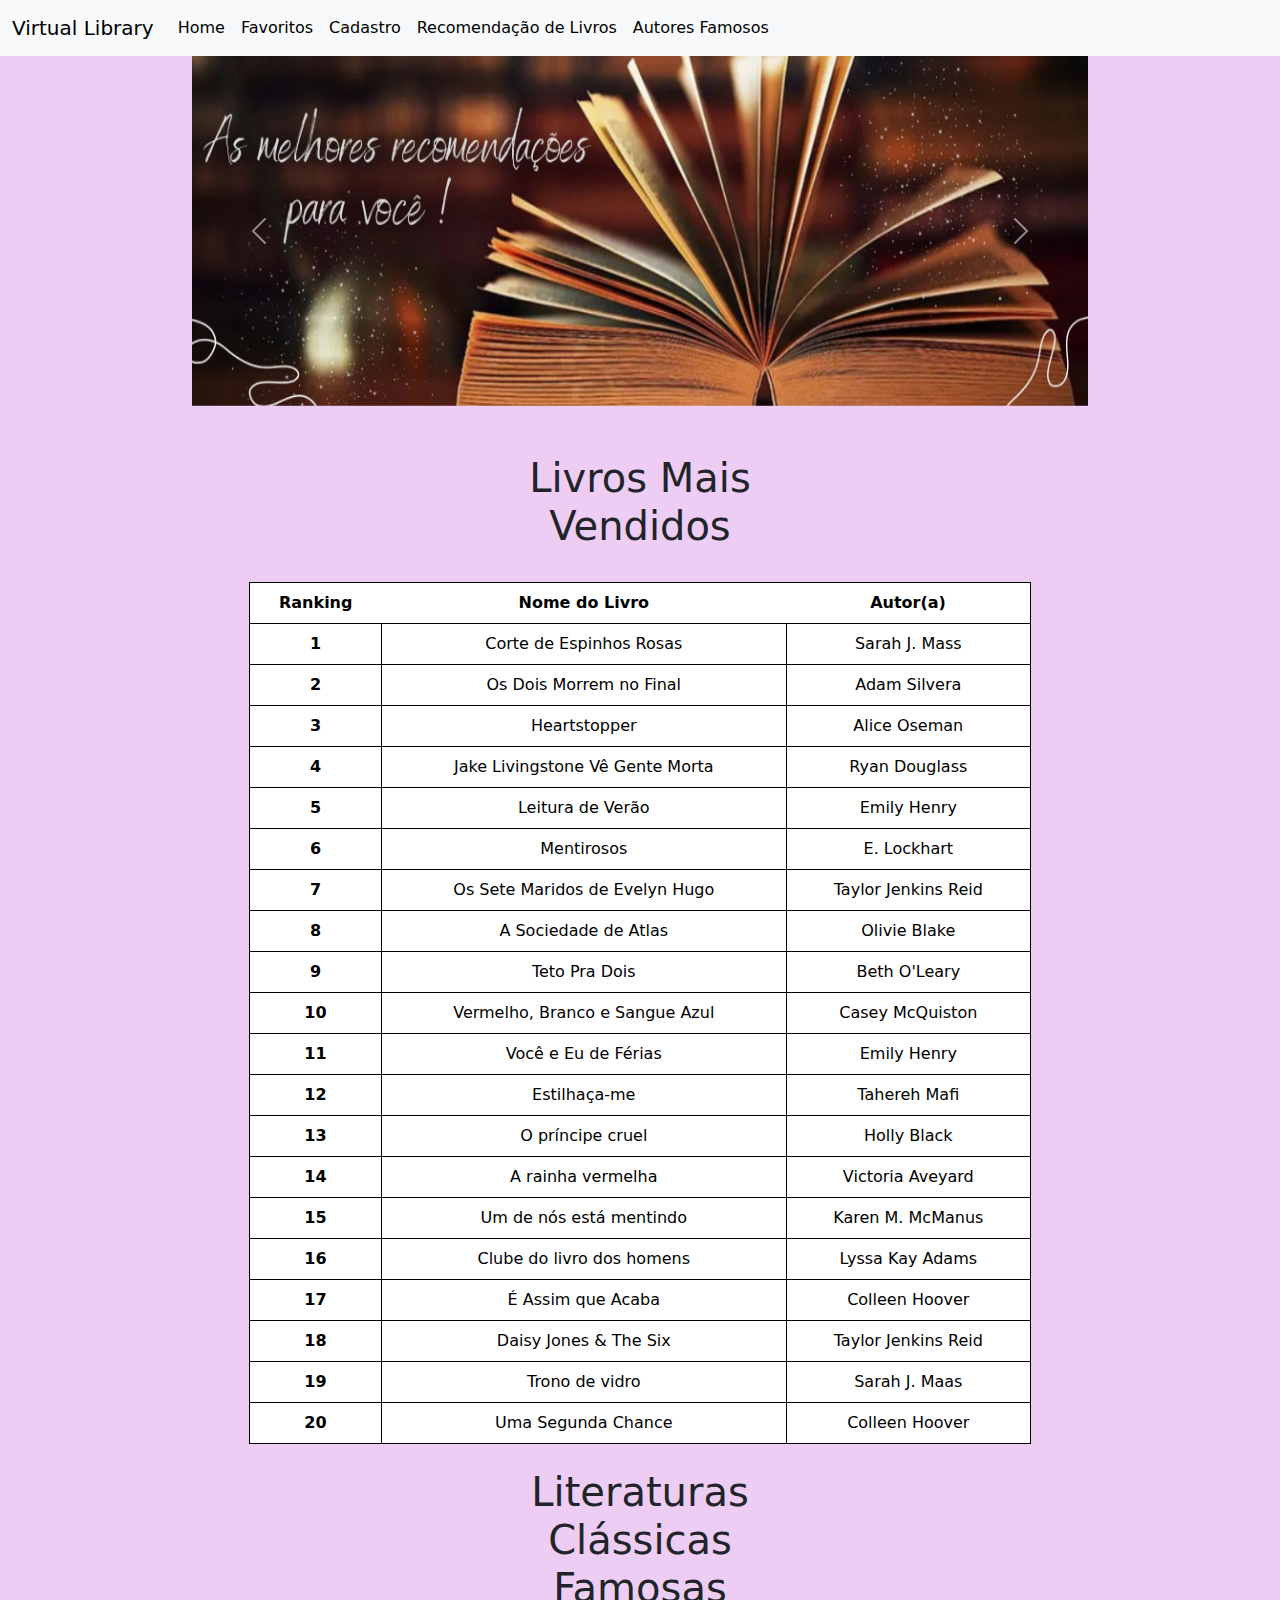
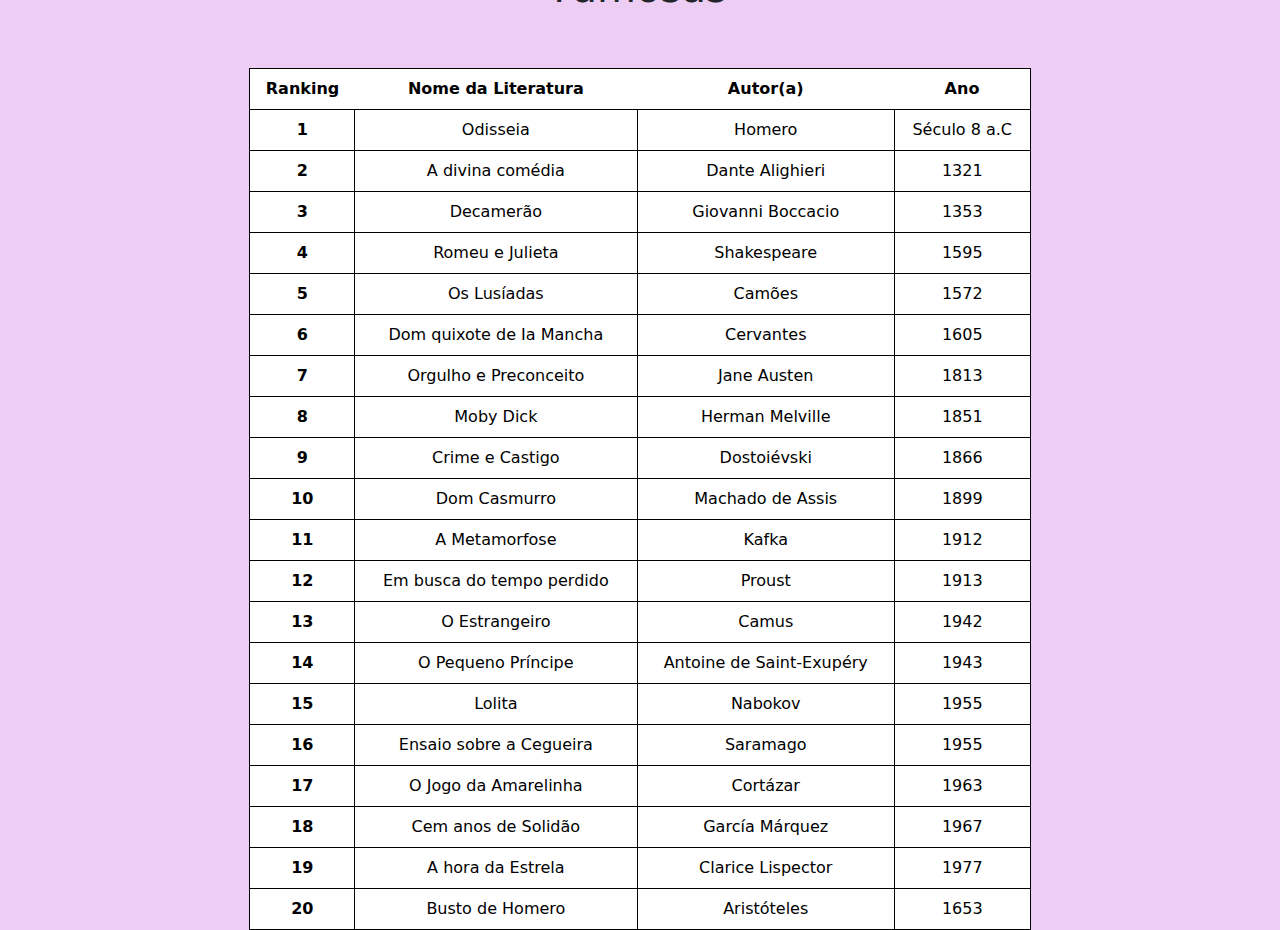
<file: index.html>
<!DOCTYPE html>
<html lang="en">
<head>
    <meta charset="UTF-8">
    <meta name="viewport" content="width=device-width, initial-scale=1.0">
    <title>Document</title>
    <link rel="stylesheet" href="bootstrap-5.3.2-dist/css/bootstrap.min.css">
    <link rel="stylesheet" href="bootstrap-5.3.2-dist/css/bootstrap-grid.min.css">
    <link rel="stylesheet" href="index.css">
    <script src="./bootstrap-5.3.2-dist/js/bootstrap.bundle.min.js"></script>
</head>
<body>
  <nav class="navbar navbar-expand-lg bg-body-tertiary">
    <div class="container-fluid">
      <a class="navbar-brand" href="#">Virtual Library</a>
      <button class="navbar-toggler" type="button" data-bs-toggle="collapse" data-bs-target="#navbarNavAltMarkup" aria-controls="navbarNavAltMarkup" aria-expanded="false" aria-label="Toggle navigation">
        <span class="navbar-toggler-icon"></span>
      </button>
      <div class="collapse navbar-collapse" id="navbarNavAltMarkup">
        <div class="navbar-nav">
          <a class="nav-link active" aria-current="page" href="index.html">Home</a>
          <a class="nav-link active" aria-current="page" href="favoritos.html">Favoritos</a>
          <a class="nav-link active" aria-current="page" href="cadastro.html">Cadastro</a>
          <a class="nav-link active" aria-current="page" href="./recomendacao.html">Recomendação de Livros</a>
          <a class="nav-link active" aria-current="page" href="./autores.html">Autores Famosos</a>
        </div>
      </div>
    </div>
  </nav>
  <div class="row">
    <div class="col-12"></div>
    <div class="col-12"><div style="background-color:  rgb(237, 205, 243);">
      <div id="carouselExampleAutoplaying" class="carousel slide" data-bs-ride="carousel" style="width: 70%; margin: 0 auto;">
        <div class="carousel-inner">
          <div class="carousel-item active">
            <img src="./img/As melhores recomendações-WEB_page-0001.jpg" class="d-block w-100" alt="..." id="img_carousel">
          </div>
          <div class="carousel-item">
            <img src="./img/Os Clássicos-WEB_page-0001.jpg" class="d-block w-100" alt="..." id="img_carousel">
          </div>
          <div class="carousel-item">
            <img src="./img/Ler é crescer em silêncio_page-0001.jpg" class="d-block w-100" alt="..." id="img_carousel">
          </div>
          <div class="carousel-item">
            <img src="./img/A leitura é a chave_page-0001.jpg" class="d-block w-100" alt="..." id="img_carousel">
          </div>
        </div>
        <button class="carousel-control-prev" type="button" data-bs-target="#carouselExampleAutoplaying" data-bs-slide="prev">
          <span class="carousel-control-prev-icon" aria-hidden="true"></span>
          <span class="visually-hidden">Previous</span>
        </button>
        <button class="carousel-control-next" type="button" data-bs-target="#carouselExampleAutoplaying" data-bs-slide="next">
          <span class="carousel-control-next-icon" aria-hidden="true"></span>
          <span class="visually-hidden">Next</span>
        </button>
      </div></div>
    <br>
    <div class="col-12"></div>
  </div>
</div>
  <br>
  <div class="container text-center">
    <div class="row">
      <div class="col-4"></div>
      <div class="col-4"> <h1 class="text-center">Livros Mais Vendidos</h1></div>
      <br>
      <div class="col-4"></div>
    </div>
  </div>
  <br>
  <div class="container text-center">
    <div class="row">
      <div class="col-12"></div>
      <div class="col-12"> <table class="table" style="width: 70%; margin: 0 auto;">
        <thead>
          <tr>
            <th scope="col">Ranking</th>
            <th scope="col">Nome do Livro</th>
            <th scope="col">Autor(a)</th>
          </tr>
        </thead>
        <tbody>
          <tr>
            <th scope="row">1</th>
            <td>Corte de Espinhos Rosas</td>
            <td>Sarah J. Mass</td>
          </tr>
          <tr>
            <th scope="row">2</th>
            <td>Os Dois Morrem no Final</td>
            <td>Adam Silvera</td>
          </tr>
          <tr>
            <th scope="row">3</th>
            <td>Heartstopper</td>
            <td>Alice Oseman</td>
          </tr>
          <tr>
            <th scope="row">4</th>
            <td>Jake Livingstone Vê Gente Morta</td>
            <td>Ryan Douglass</td>
          </tr><tr>
            <th scope="row">5</th>
            <td>Leitura de Verão</td>
            <td>Emily Henry</td>
          </tr><tr>
            <th scope="row">6</th>
            <td>Mentirosos</td>
            <td>E. Lockhart</td>
          </tr><tr>
            <th scope="row">7</th>
            <td>Os Sete Maridos de Evelyn Hugo</td>
            <td>Taylor Jenkins Reid</td>
          </tr><tr>
            <th scope="row">8</th>
            <td>A Sociedade de Atlas</td>
            <td>Olivie Blake</td>
          </tr><tr>
            <th scope="row">9</th>
            <td>Teto Pra Dois</td>
            <td>Beth O'Leary</td>
          </tr><tr>
            <th scope="row">10</th>
            <td>Vermelho, Branco e Sangue Azul</td>
            <td>Casey McQuiston</td>
          </tr><tr>
            <th scope="row">11</th>
            <td>Você e Eu de Férias</td>
            <td>Emily Henry</td>
          </tr><tr>
            <th scope="row">12</th>
            <td>Estilhaça-me</td>
            <td>Tahereh Mafi</td>
          </tr><tr>
            <th scope="row">13</th>
            <td>O príncipe cruel</td>
            <td>Holly Black</td>
          </tr><tr>
            <th scope="row">14</th>
            <td>A rainha vermelha</td>
            <td>Victoria Aveyard</td>
          </tr><tr>
            <th scope="row">15</th>
            <td>Um de nós está mentindo</td>
            <td>Karen M. McManus</td>
          </tr><tr>
            <th scope="row">16</th>
            <td>Clube do livro dos homens</td>
            <td>Lyssa Kay Adams</td>
          </tr><tr>
            <th scope="row">17</th>
            <td>É Assim que Acaba</td>
            <td>Colleen Hoover</td>
          </tr><tr>
            <th scope="row">18</th>
            <td>Daisy Jones & The Six</td>
            <td>Taylor Jenkins Reid</td>
          </tr><tr>
            <th scope="row">19</th>
            <td>Trono de vidro</td>
            <td>Sarah J. Maas</td>
          </tr><tr>
            <th scope="row">20</th>
            <td>Uma Segunda Chance</td>
            <td>Colleen Hoover</td>
          </tr>
        </tbody>
      </table></div>
      <br>
      <div class="col-12"></div>
    </div>
  </div>
  <br>
  <div class="container text-center">
    <div class="row">
      <div class="col-4"></div>
      <div class="col-4"><h1 class="text-center">Literaturas Clássicas Famosas</h1></div>
      <br>
      <div class="col-4"></div>
    </div>
  </div>
  <br>
  <div class="container text-center">
    <div class="row">
      <div class="col-12"></div>
      <div class="col-12"><table class="table" style="width: 70%; margin: 0 auto;">
        <thead>
          <tr>
            <th scope="col">Ranking</th>
            <th scope="col">Nome da Literatura</th>
            <th scope="col">Autor(a)</th>
            <th scope="col">Ano</th>
          </tr>
        </thead>
        <tbody>
          <tr>
            <th scope="row">1</th>
            <td>Odisseia</td>
            <td>Homero</td>
            <td>Século 8 a.C</td>
          </tr>
          <tr>
            <th scope="row">2</th>
            <td>A divina comédia</td>
            <td>Dante Alighieri</td>
            <td>1321</td>
          </tr>
          <tr>
            <th scope="row">3</th>
            <td>Decamerão</td>
            <td>Giovanni Boccacio</td>
            <td>1353</td>
          </tr>
          <tr>
            <th scope="row">4</th>
            <td>Romeu e Julieta</td>
            <td>Shakespeare</td>
            <td>1595</td>
          </tr>
          <tr>
            <th scope="row">5</th>
            <td>Os Lusíadas</td>
            <td>Camões</td>
            <td>1572</td>
          </tr>
          <tr>
            <th scope="row">6</th>
            <td>Dom quixote de Ia Mancha</td>
            <td>Cervantes</td>
            <td>1605</td>
          </tr>
          <tr>
            <th scope="row">7</th>
            <td>Orgulho e Preconceito</td>
            <td>Jane Austen</td>
            <td>1813</td>
          </tr>
          <tr>
            <th scope="row">8</th>
            <td>Moby Dick</td>
            <td>Herman Melville</td>
            <td>1851</td>
          </tr>
          <tr>
            <th scope="row">9</th>
            <td>Crime e Castigo</td>
            <td>Dostoiévski</td>
            <td>1866</td>
          </tr>
          <tr>
            <th scope="row">10</th>
            <td>Dom Casmurro</td>
            <td>Machado de Assis</td>
            <td>1899</td>
          </tr>
          <tr>
            <th scope="row">11</th>
            <td>A Metamorfose</td>
            <td>Kafka</td>
            <td>1912</td>
          </tr>
          <tr>
            <th scope="row">12</th>
            <td>Em busca do tempo perdido</td>
            <td>Proust</td>
            <td>1913</td>
          </tr>
          <tr>
            <th scope="row">13</th>
            <td>O Estrangeiro</td>
            <td>Camus</td>
            <td>1942</td>
          </tr>
          <tr>
            <th scope="row">14</th>
            <td>O Pequeno Príncipe</td>
            <td>Antoine de Saint-Exupéry</td>
            <td>1943</td>
          </tr>
          <tr>
            <th scope="row">15</th>
            <td>Lolita</td>
            <td>Nabokov</td>
            <td>1955</td>
          </tr>
          <tr>
            <th scope="row">16</th>
            <td>Ensaio sobre a Cegueira</td>
            <td>Saramago</td>
            <td>1955</td>
          </tr>
          <tr>
            <th scope="row">17</th>
            <td>O Jogo da Amarelinha</td>
            <td>Cortázar</td>
            <td>1963</td>
          </tr>
          <tr>
            <th scope="row">18</th>
            <td>Cem anos de Solidão</td>
            <td>García Márquez</td>
            <td>1967</td>
          </tr>
          <tr>
            <th scope="row">19</th>
            <td>A hora da Estrela</td>
            <td>Clarice Lispector</td>
            <td>1977</td>
          </tr>
          <tr>
            <th scope="row">20</th>
            <td>Busto de Homero</td>
            <td>Aristóteles</td>
            <td>1653</td>
          </tr>
        </div></div>
      <br>
      <div class="col-12"></div>
    </div>
  </div>
  </body>
</html>
</file>
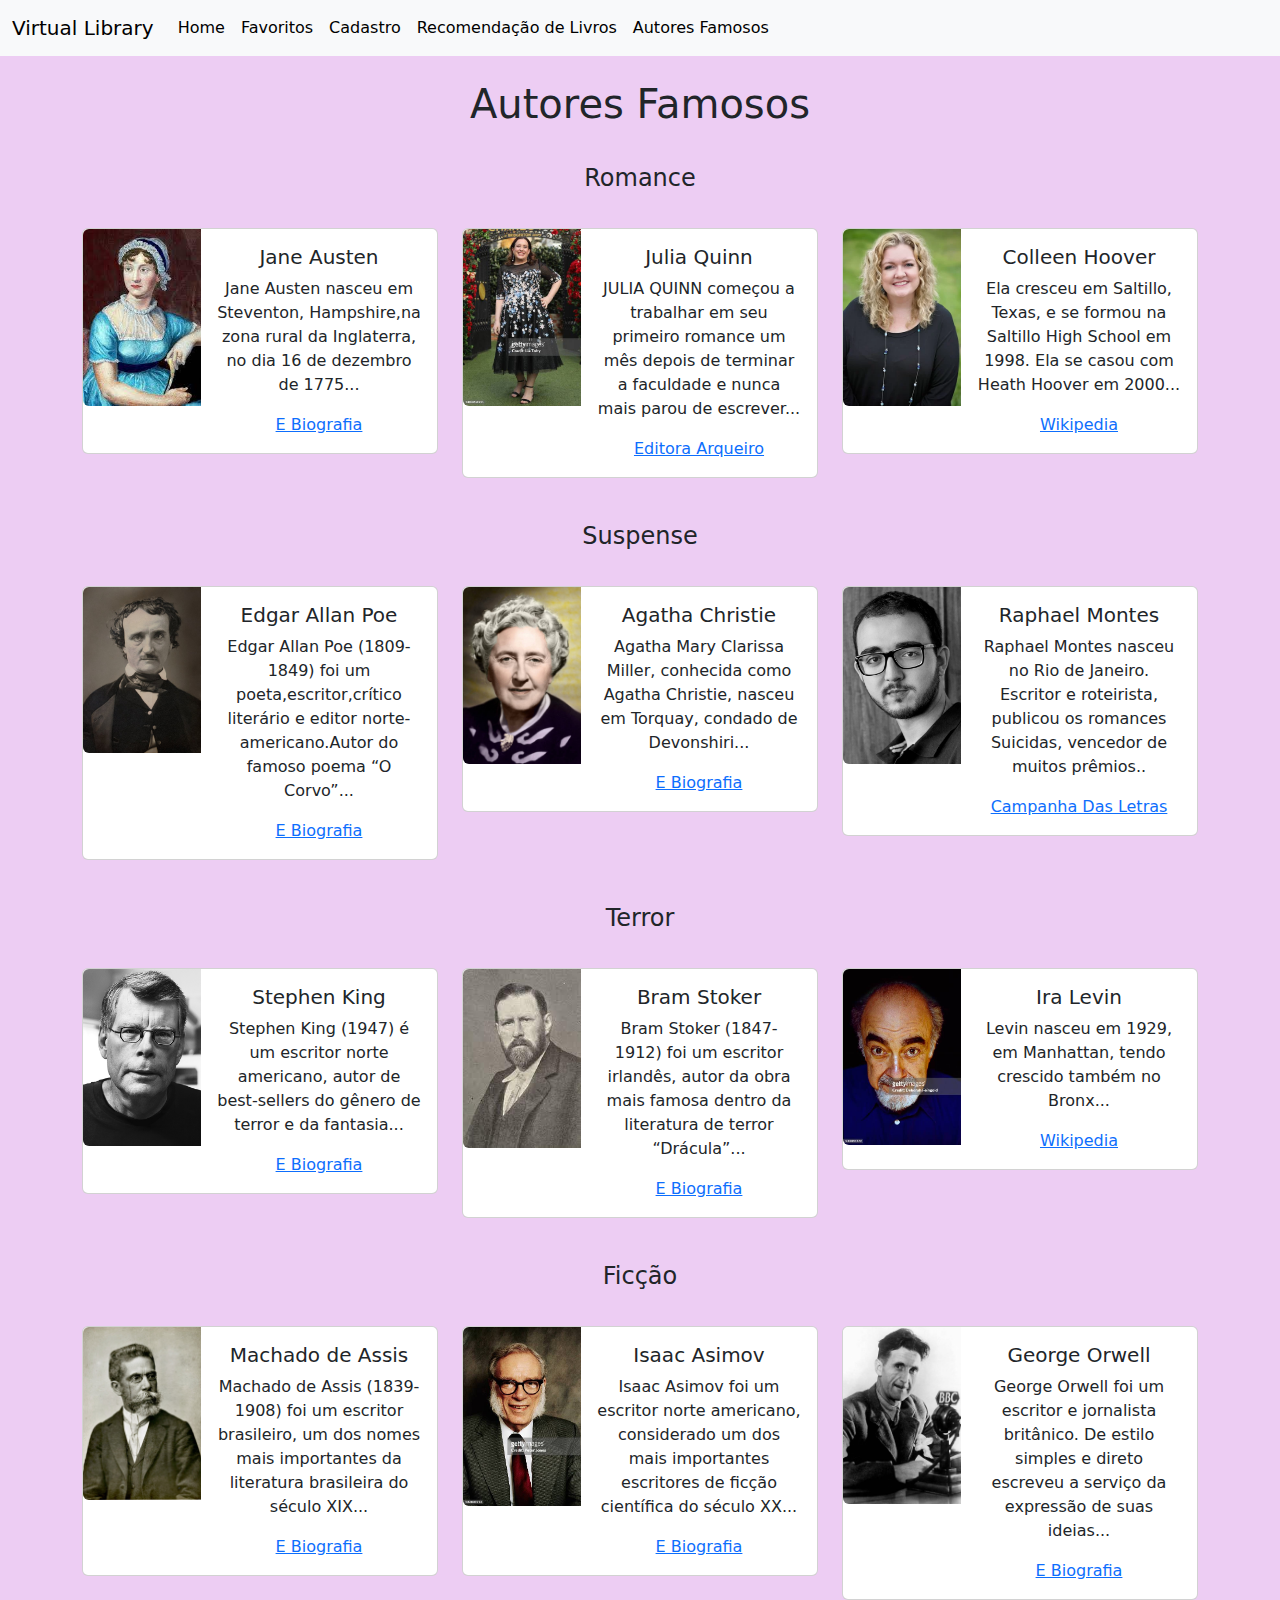
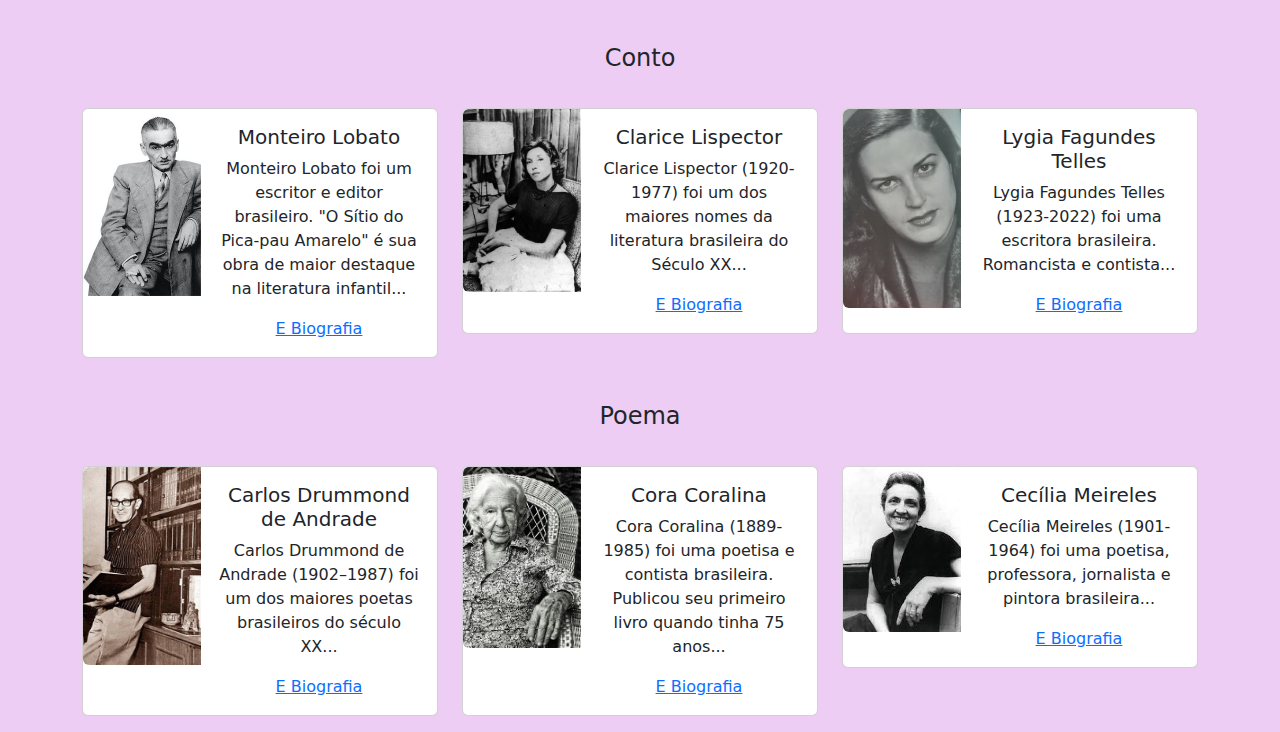
<file: autores.html>
<!DOCTYPE html>
<html lang="en">
<head>
    <meta charset="UTF-8">
    <meta http-equiv="X-UA-Compatible" content="IE=edge">
    <meta name="viewport" content="width=device-width, initial-scale=1.0">
    <link rel="stylesheet" href="./bootstrap-5.3.2-dist/css/bootstrap.min.css">
    <link rel="stylesheet" href="index.css">
    <title>Document</title>
</head>
<body>
    <nav class="navbar navbar-expand-lg bg-body-tertiary">
        <div class="container-fluid">
          <a class="navbar-brand" href="#">Virtual Library</a>
          <button class="navbar-toggler" type="button" data-bs-toggle="collapse" data-bs-target="#navbarNavAltMarkup" aria-controls="navbarNavAltMarkup" aria-expanded="false" aria-label="Toggle navigation">
            <span class="navbar-toggler-icon"></span>
          </button>
          <div class="collapse navbar-collapse" id="navbarNavAltMarkup">
            <div class="navbar-nav">
              <a class="nav-link active" aria-current="page" href="index.html">Home</a>
              <a class="nav-link active" aria-current="page" href="favoritos.html">Favoritos</a>
              <a class="nav-link active" aria-current="page" href="cadastro.html">Cadastro</a>
              <a class="nav-link active" aria-current="page" href="./recomendacao.html">Recomendação de Livros</a>

              <a class="nav-link active" aria-current="page" href="./autores.html">Autores Famosos</a>
            </div>
          </div>
        </div>
      </nav>
      <div style="background-color:  rgb(237, 205, 243);">
      <br>
      <div class="container text-center">
        <div class="row">
          <div class="col-4"></div>
          <div class="col-4"><h1 class="text-center">Autores Famosos</h1></div>
          <br>
          <div class="col-4"></div>
        </div>
      </div>
      <br>
      <div class="container text-center">
        <div class="row">
          <div class="col-4"></div>
          <div class="col-4"><legend class="text-center">Romance</legend></div>
          <br>
          <div class="col-4"></div>
        </div>
      </div>
      <br>
      <div class="container text-center">
        <div class="row">
          <div class="col">
            <div class="card mb-3">
              <div class="row g-0">
                <div class="col-md-4">
                  <img src="./img/images (3).jpg" class="img-fluid rounded-start" alt="..." width="4000%" height="50%">
                </div>
                <div class="col-md-8">
                  <div class="card-body">
                    <h5 class="card-title">Jane Austen</h5>
                    <p class="card-text">Jane Austen nasceu em Steventon, Hampshire,na zona rural da Inglaterra, no dia 16 de dezembro de 1775...</p>
                    <a href="https://www.ebiografia.com/jane_austen/">E Biografia</a>
                  </div>
                </div>
              </div>
            </div>
          </div>
          <div class="col">
            <div class="card mb-3">
              <div class="row g-0">
                <div class="col-md-4">
                  <img src="./img/gettyimages-1483906511-612x612.jpg" class="img-fluid rounded-start" alt="..." width="4000%" height="50%">
                </div>
                <div class="col-md-8">
                  <div class="card-body">
                    <h5 class="card-title">Julia Quinn</h5>
                    <p class="card-text">JULIA QUINN começou a trabalhar em seu primeiro romance um mês depois de terminar a faculdade e nunca mais parou de escrever...</p> 
                    <a href="https://www.editoraarqueiro.com.br/autores/julia-quinn">Editora Arqueiro</a>         
                  </div>
                </div>
              </div>
            </div>
          </div>
          <div class="col">
            <div class="card mb-3">
              <div class="row g-0">
                <div class="col-md-4">
                  <img src="./img/Colleen-Hoover-author-photo-credit-Celia-Ridley-Photography.webp" class="img-fluid rounded-start" alt="..." width="4000%" height="50%">
                </div>
                <div class="col-md-8">
                  <div class="card-body">
                    <h5 class="card-title">Colleen Hoover</h5>
                    <p class="card-text">Ela cresceu em Saltillo, Texas, e se formou na Saltillo High School em 1998. Ela se casou com Heath Hoover em 2000...</p>
                    <a href="https://pt.wikipedia.org/wiki/Colleen_Hoover#:~:text=Ela%20cresceu%20em%20Saltillo%2C%20Texas,iniciar%20sua%20carreira%20como%20autora.">Wikipedia</a>
                  </div>
                </div>
              </div>
            </div>
          </div>
        </div>
      </div>
      <br>
      <div class="container text-center">
        <div class="row">
          <div class="col-4"></div>
          <div class="col-4"><legend class="text-center">Suspense</legend></div>
          <br>
          <div class="col-4"></div>
        </div>
      </div>
      <br>
      <div class="container text-center">
        <div class="row">
          <div class="col">
            <div class="card mb-3">
              <div class="row g-0">
                <div class="col-md-4">
                  <img src="./img/Edgar_Allan_Poe,_circa_1849,_restored,_squared_off.jpg" class="img-fluid rounded-start" alt="..." width="4000%" height="50%">
                </div>
                <div class="col-md-8">
                  <div class="card-body">
                    <h5 class="card-title">Edgar Allan Poe</h5>
                    <p class="card-text">Edgar Allan Poe (1809-1849) foi um poeta,escritor,crítico literário e editor norte-americano.Autor do famoso poema “O Corvo”...</p>
                    <a href="https://www.ebiografia.com/edgar_allan_poe/">E Biografia</a>
                  </div>
                </div>
              </div>
            </div>
          </div>
          <div class="col">
            <div class="card mb-3">
              <div class="row g-0">
                <div class="col-md-4">
                  <img src="./img/15770610105e000a9231849_1577061010_2x3_md.jpg" class="img-fluid rounded-start" alt="..." width="4000%" height="50%">
                </div>
                <div class="col-md-8">
                  <div class="card-body">
                    <h5 class="card-title">Agatha Christie</h5>
                    <p class="card-text">Agatha Mary Clarissa Miller, conhecida como Agatha Christie, nasceu em Torquay, condado de Devonshiri...</p>
                    <a href="https://www.ebiografia.com/agatha_christie/">E Biografia</a>
                  </div>
                </div>
              </div>
            </div>
          </div>
          <div class="col">
            <div class="card mb-3">
              <div class="row g-0">
                <div class="col-md-4">
                  <img src="./img/03686_gg.jpg" class="img-fluid rounded-start" alt="..." width="4000%" height="50%">
                </div>
                <div class="col-md-8">
                  <div class="card-body">
                    <h5 class="card-title">Raphael Montes</h5>
                    <p class="card-text">Raphael Montes nasceu no Rio de Janeiro. Escritor e roteirista, publicou os romances Suicidas, vencedor de muitos prêmios..</p>
                    <a href="https://www.companhiadasletras.com.br/colaborador/03686/raphael-montes">Campanha Das Letras</a>
                  </div>
                </div>
              </div>
            </div>
          </div>
        </div>
      </div>
      <br>
      <div class="container text-center">
        <div class="row">
          <div class="col-4"></div>
          <div class="col-4"><legend class="text-center">Terror</legend></div>
          <br>
          <div class="col-4"></div>
        </div>
      </div>
      <br>
      <div class="container text-center">
        <div class="row">
          <div class="col">
            <div class="card mb-3">
              <div class="row g-0">
                <div class="col-md-4">
                  <img src="./img/04474_gg.jpg" class="img-fluid rounded-start" alt="..." width="4000%" height="50%">
                </div>
                <div class="col-md-8">
                  <div class="card-body">
                    <h5 class="card-title">Stephen King</h5>
                    <p class="card-text">Stephen King (1947) é um escritor norte americano, autor de best-sellers do gênero de terror e da fantasia...</p>
                    <a href="https://www.ebiografia.com/stephen_king/">E Biografia</a>
                  </div>
                </div>
              </div>
            </div>
          </div>
          <div class="col">
            <div class="card mb-3">
              <div class="row g-0">
                <div class="col-md-4">
                  <img src="./img/images (2).jpg" class="img-fluid rounded-start" alt="..." width="4000%" height="50%">
                </div>
                <div class="col-md-8">
                  <div class="card-body">
                    <h5 class="card-title">Bram Stoker</h5>
                    <p class="card-text">Bram Stoker (1847-1912) foi um escritor irlandês, autor da obra mais famosa dentro da literatura de terror “Drácula”...</p>
                    <a href="https://www.ebiografia.com/bram_stoker/">E Biografia</a>
                  </div>
                </div>
              </div>
            </div>
          </div>
          <div class="col">
            <div class="card mb-3">
              <div class="row g-0">
                <div class="col-md-4">
                  <img src="./img/gettyimages-533085272-612x612.jpg" class="img-fluid rounded-start" alt="..." width="4000%" height="50%">
                </div>
                <div class="col-md-8">
                  <div class="card-body">
                    <h5 class="card-title">Ira Levin</h5>
                    <p class="card-text">Levin nasceu em 1929, em Manhattan, tendo crescido também no Bronx...</p>
                    <a href="https://pt.wikipedia.org/wiki/Ira_Levin">Wikipedia</a>
                  </div>
                </div>
              </div>
            </div>
          </div>
        </div>
      </div>
      <br>
      <div class="container text-center">
        <div class="row">
          <div class="col-4"></div>
          <div class="col-4"><legend class="text-center">Ficção</legend></div>
          <br>
          <div class="col-4"></div>
        </div>
      </div>
      <br>
      <div class="container text-center">
        <div class="row">
          <div class="col">
            <div class="card mb-3">
              <div class="row g-0">
                <div class="col-md-4">
                  <img src="./img/4081568ddce4604c5e6938f8e40c0aad-gpLarge.jpg" class="img-fluid rounded-start" alt="..." width="4000%" height="50%">
                </div>
                <div class="col-md-8">
                  <div class="card-body">
                    <h5 class="card-title">Machado de Assis</h5>
                    <p class="card-text">Machado de Assis (1839-1908) foi um escritor brasileiro, um dos nomes mais importantes da literatura brasileira do século XIX...</p>
                    <a href="https://www.ebiografia.com/machado_assis/">E Biografia</a>
                  </div>
                </div>
              </div>
            </div>
          </div>
          <div class="col">
            <div class="card mb-3">
              <div class="row g-0">
                <div class="col-md-4">
                  <img src="./img/gettyimages-582801914-612x612.jpg" class="img-fluid rounded-start" alt="..." width="4000%" height="50%">
                </div>
                <div class="col-md-8">
                  <div class="card-body">
                    <h5 class="card-title">Isaac Asimov</h5>
                    <p class="card-text">Isaac Asimov foi um escritor norte americano, considerado um dos mais importantes escritores de ficção científica do século XX...</p>
                    <a href="https://www.ebiografia.com/isaac_asimov/">E Biografia</a>
                  </div>
                </div>
              </div>
            </div>
          </div>
          <div class="col">
            <div class="card mb-3">
              <div class="row g-0">
                <div class="col-md-4">
                  <img src="./img/15980381975f4020b5957fe_1598038197_2x3_md.jpg" class="img-fluid rounded-start" alt="..." width="4000%" height="50%">
                </div>
                <div class="col-md-8">
                  <div class="card-body">
                    <h5 class="card-title">George Orwell</h5>
                    <p class="card-text">George Orwell foi um escritor e jornalista britânico. De estilo simples e direto escreveu a serviço da expressão de suas ideias...</p>
                    <a href="https://www.ebiografia.com/george_orwell/">E Biografia</a>
                  </div>
                </div>
              </div>
            </div>
          </div>
        </div>
      </div>
      <br>
      <div class="container text-center">
        <div class="row">
          <div class="col-4"></div>
          <div class="col-4"><legend class="text-center">Conto</legend></div>
          <br>
          <div class="col-4"></div>
        </div>
      </div>
      <br>
      <div class="container text-center">
        <div class="row">
          <div class="col">
            <div class="card mb-3">
              <div class="row g-0">
                <div class="col-md-4">
                  <img src="./img/8f760dd0412b3a3bddebd5b4e3d9d584--scene.jpg" class="img-fluid rounded-start" alt="..."  width="4000%" height="50%">
                </div>
                <div class="col-md-8">
                  <div class="card-body">
                    <h5 class="card-title">Monteiro Lobato</h5>
                    <p class="card-text">Monteiro Lobato foi um escritor e editor brasileiro. "O Sítio do Pica-pau Amarelo" é sua obra de maior destaque na literatura infantil...</p>
                    <a href="https://www.ebiografia.com/monteiro_lobato/">E Biografia</a>
                  </div>
                </div>
              </div>
            </div>
          </div>
          <div class="col">
            <div class="card mb-3">
              <div class="row g-0">
                <div class="col-md-4">
                  <img src="./img/1443803553191.avif" class="img-fluid rounded-start" alt="..."  width="4000%" height="50%">
                </div>
                <div class="col-md-8">
                  <div class="card-body">
                    <h5 class="card-title">Clarice Lispector</h5>
                    <p class="card-text">Clarice Lispector (1920-1977) foi um dos maiores nomes da literatura brasileira do Século XX...</p>
                    <a href="https://www.ebiografia.com/clarice_lispector/">E Biografia</a>
                  </div>
                </div>
              </div>
            </div>
          </div>
          <div class="col">
            <div class="card mb-3">
              <div class="row g-0">
                <div class="col-md-4">
                  <img src="./img/60fe87_0f3fb0ca577c4ba9b0de828a17b2eec8~mv2.webp" class="img-fluid rounded-start" alt="..."  width="4000%" height="50%">
                </div>
                <div class="col-md-8">
                  <div class="card-body">
                    <h5 class="card-title">Lygia Fagundes Telles</h5>
                    <p class="card-text">Lygia Fagundes Telles (1923-2022) foi uma escritora brasileira. Romancista e contista...</p>
                    <a href="https://www.ebiografia.com/lygia_fagundes_telles/">E Biografia</a>
                  </div>
                </div>
              </div>
            </div>
          </div>
        </div>
      </div>
      <br>
      <div class="container text-center">
        <div class="row">
          <div class="col-4"></div>
          <div class="col-4"><legend class="text-center">Poema</legend></div>
          <br>
          <div class="col-4"></div>
        </div>
      </div>
      <br>
      <div class="container text-center">
        <div class="row">
          <div class="col">
            <div class="card mb-3">
              <div class="row g-0">
                <div class="col-md-4">
                  <img src="./img/carlos-drummond-andrade.webp" class="img-fluid rounded-start" alt="..."  width="4000%" height="50%">
                </div>
                <div class="col-md-8">
                  <div class="card-body">
                    <h5 class="card-title">Carlos Drummond de Andrade</h5>
                    <p class="card-text">Carlos Drummond de Andrade (1902–1987) foi um dos maiores poetas brasileiros do século XX...</p>
                    <a href="https://www.ebiografia.com/carlos_drummond/">E Biografia</a>
                  </div>
                </div>
              </div>
            </div>
          </div>
          <div class="col">
            <div class="card mb-3">
              <div class="row g-0">
                <div class="col-md-4">
                  <img src="./img/6ae800e597df7a4a2c4d0449df873863.jpg" class="img-fluid rounded-start" alt="..."  width="4000%" height="50%">
                </div>
                <div class="col-md-8">
                  <div class="card-body">
                    <h5 class="card-title">Cora Coralina </h5>
                    <p class="card-text">Cora Coralina (1889-1985) foi uma poetisa e contista brasileira. Publicou seu primeiro livro quando tinha 75 anos...</p>
                    <a href="https://www.ebiografia.com/cora_coralina/">E Biografia</a>
                  </div>
                </div>
              </div>
            </div>
          </div>
          <div class="col">
            <div class="card mb-3">
              <div class="row g-0">
                <div class="col-md-4">
                  <img src="./img/download (1).jpg" class="img-fluid rounded-start" alt="..."  width="4000%" height="50%">
                </div>
                <div class="col-md-8">
                  <div class="card-body">
                    <h5 class="card-title">Cecília Meireles</h5>
                    <p class="card-text">Cecília Meireles (1901-1964) foi uma poetisa, professora, jornalista e pintora brasileira...</p>
                    <a href="https://www.ebiografia.com/cecilia_meireles/">E Biografia</a>
                  </div>
                </div>
              </div>
            </div>
          </div>
        </div>
      </div>
    </div>
</body>
</html>
</file>
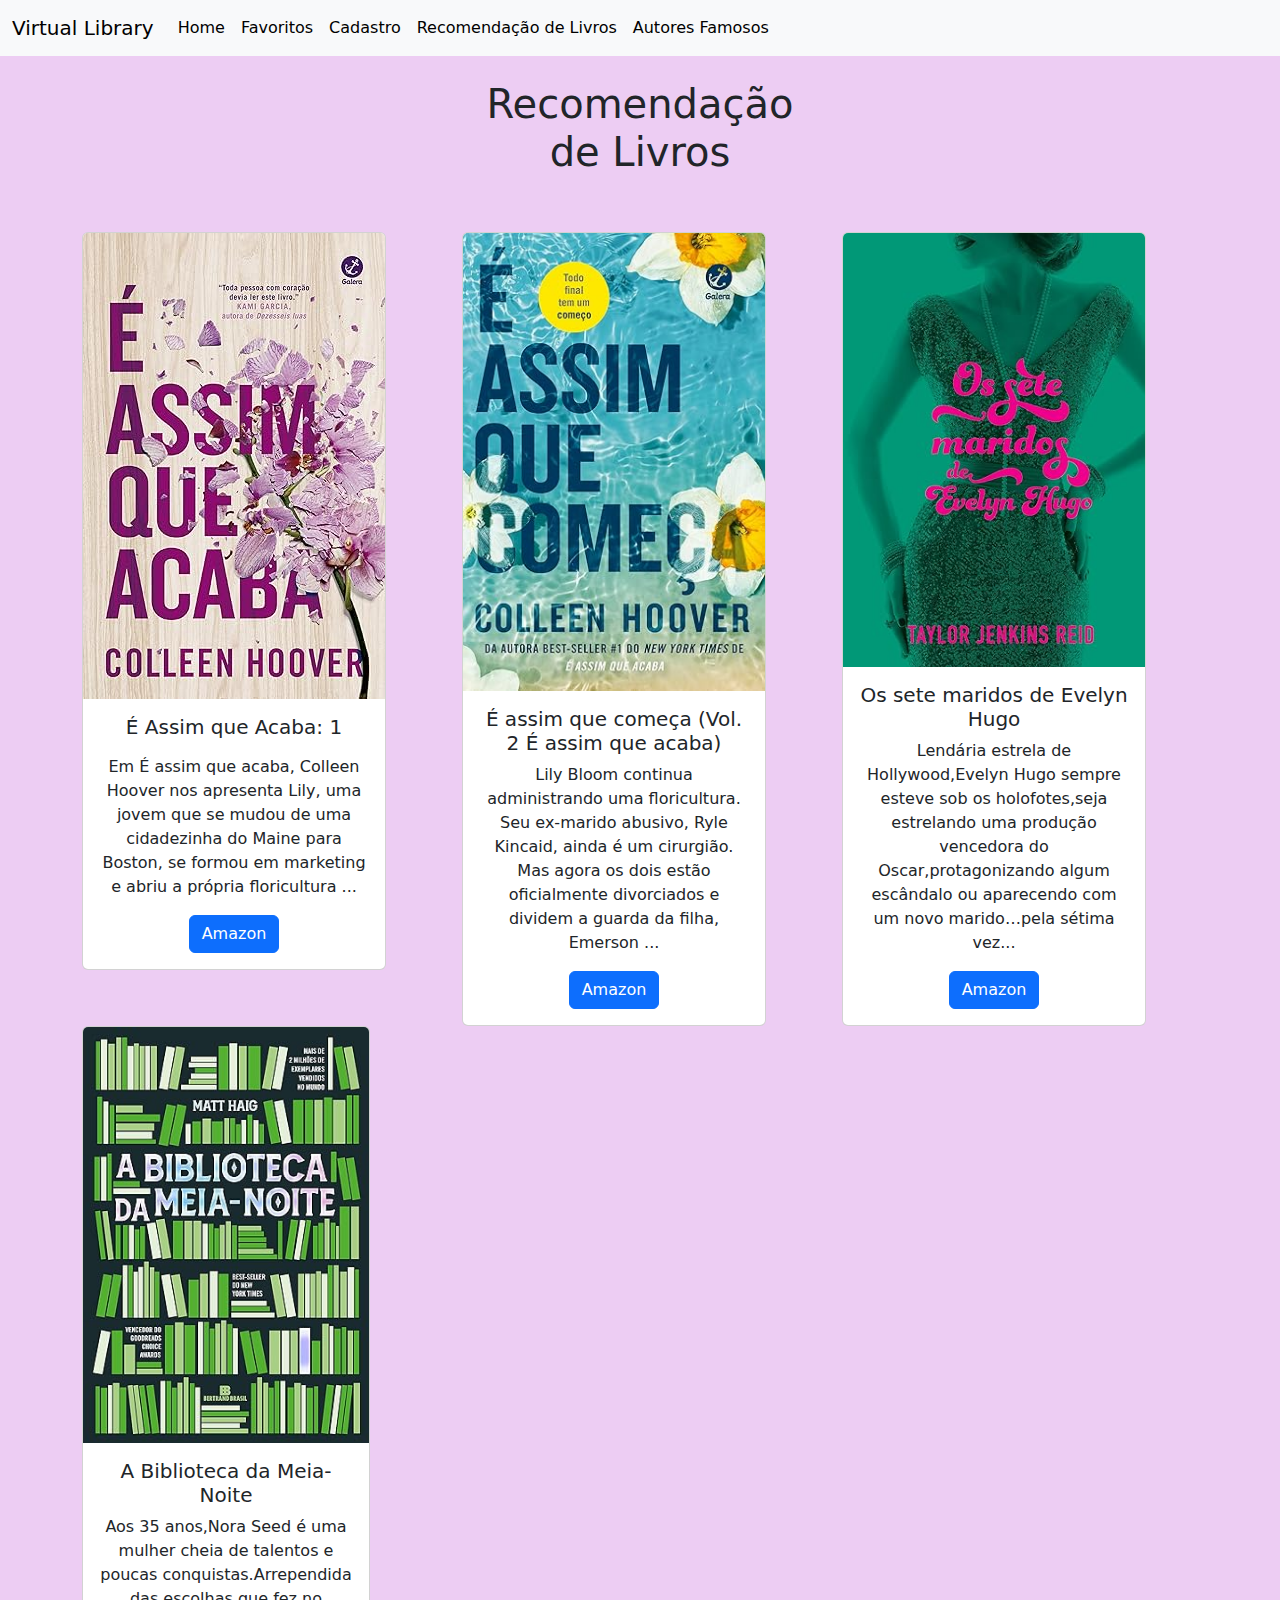
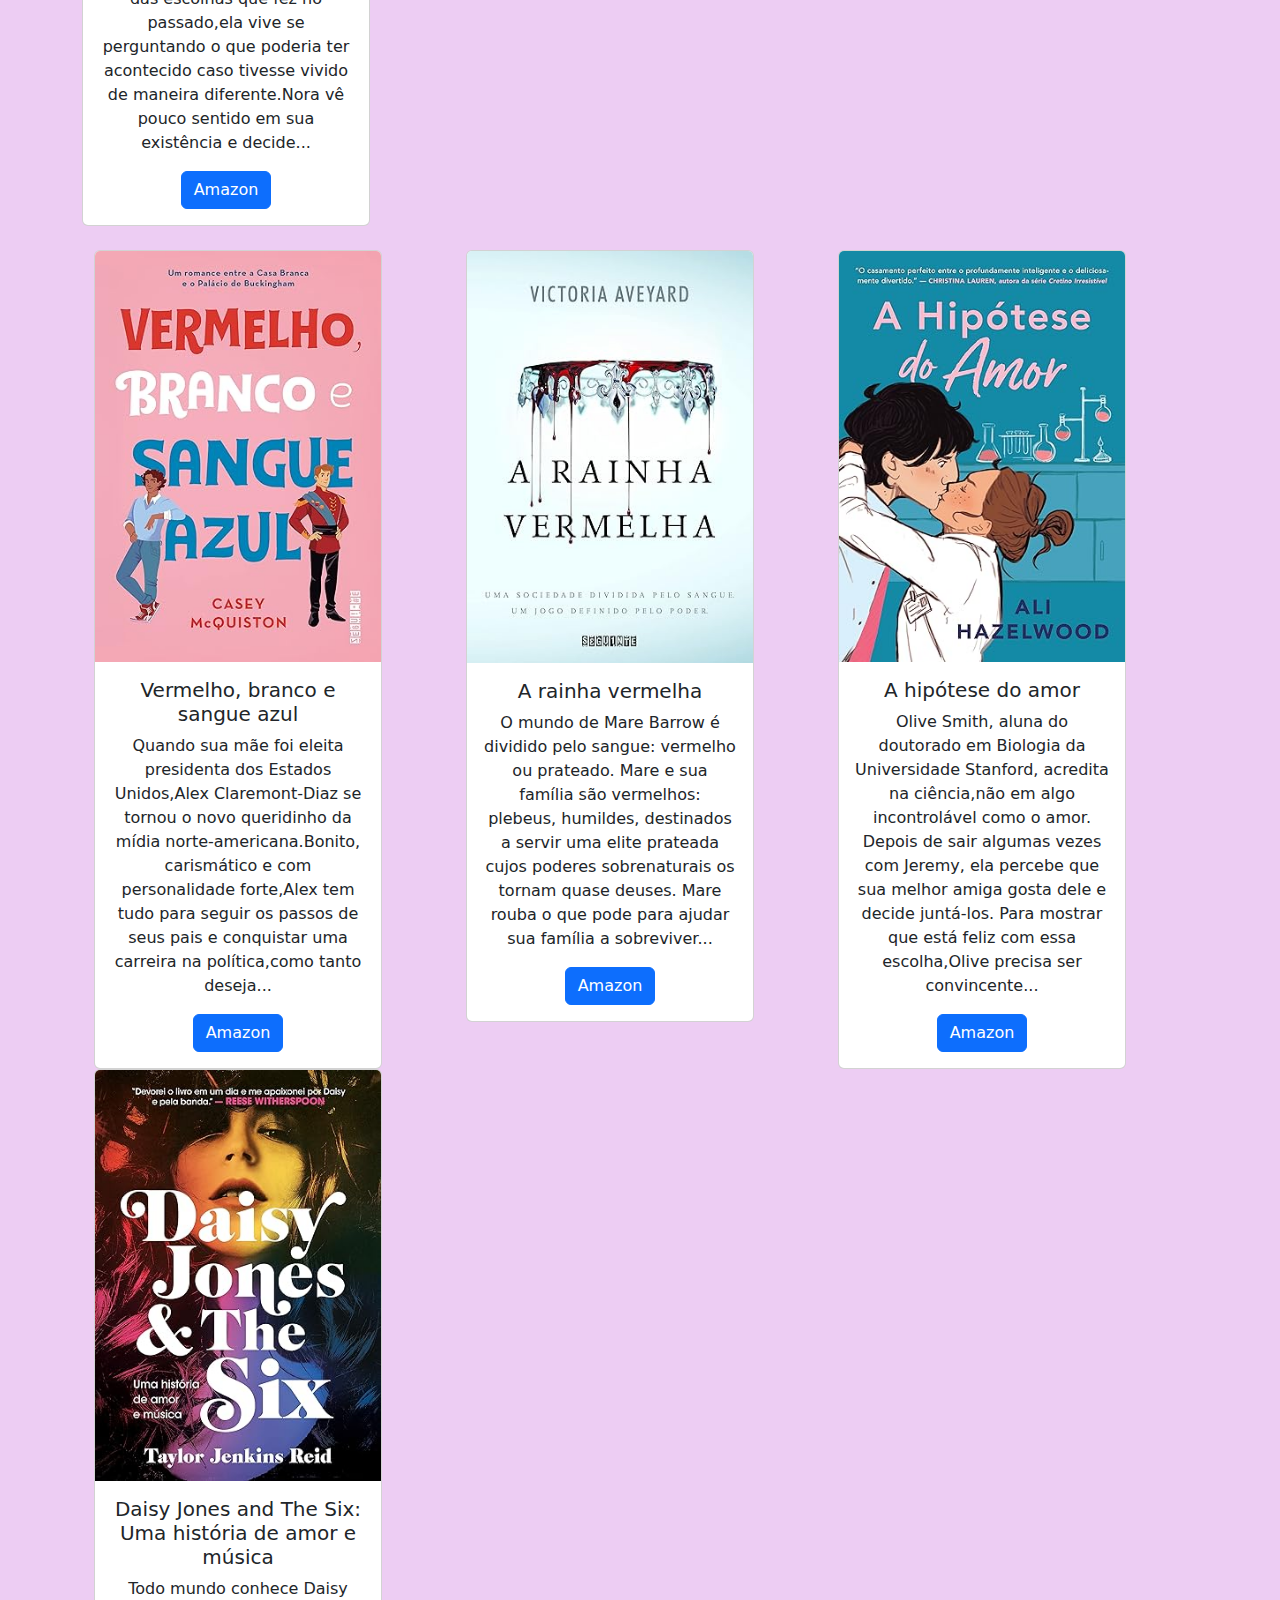
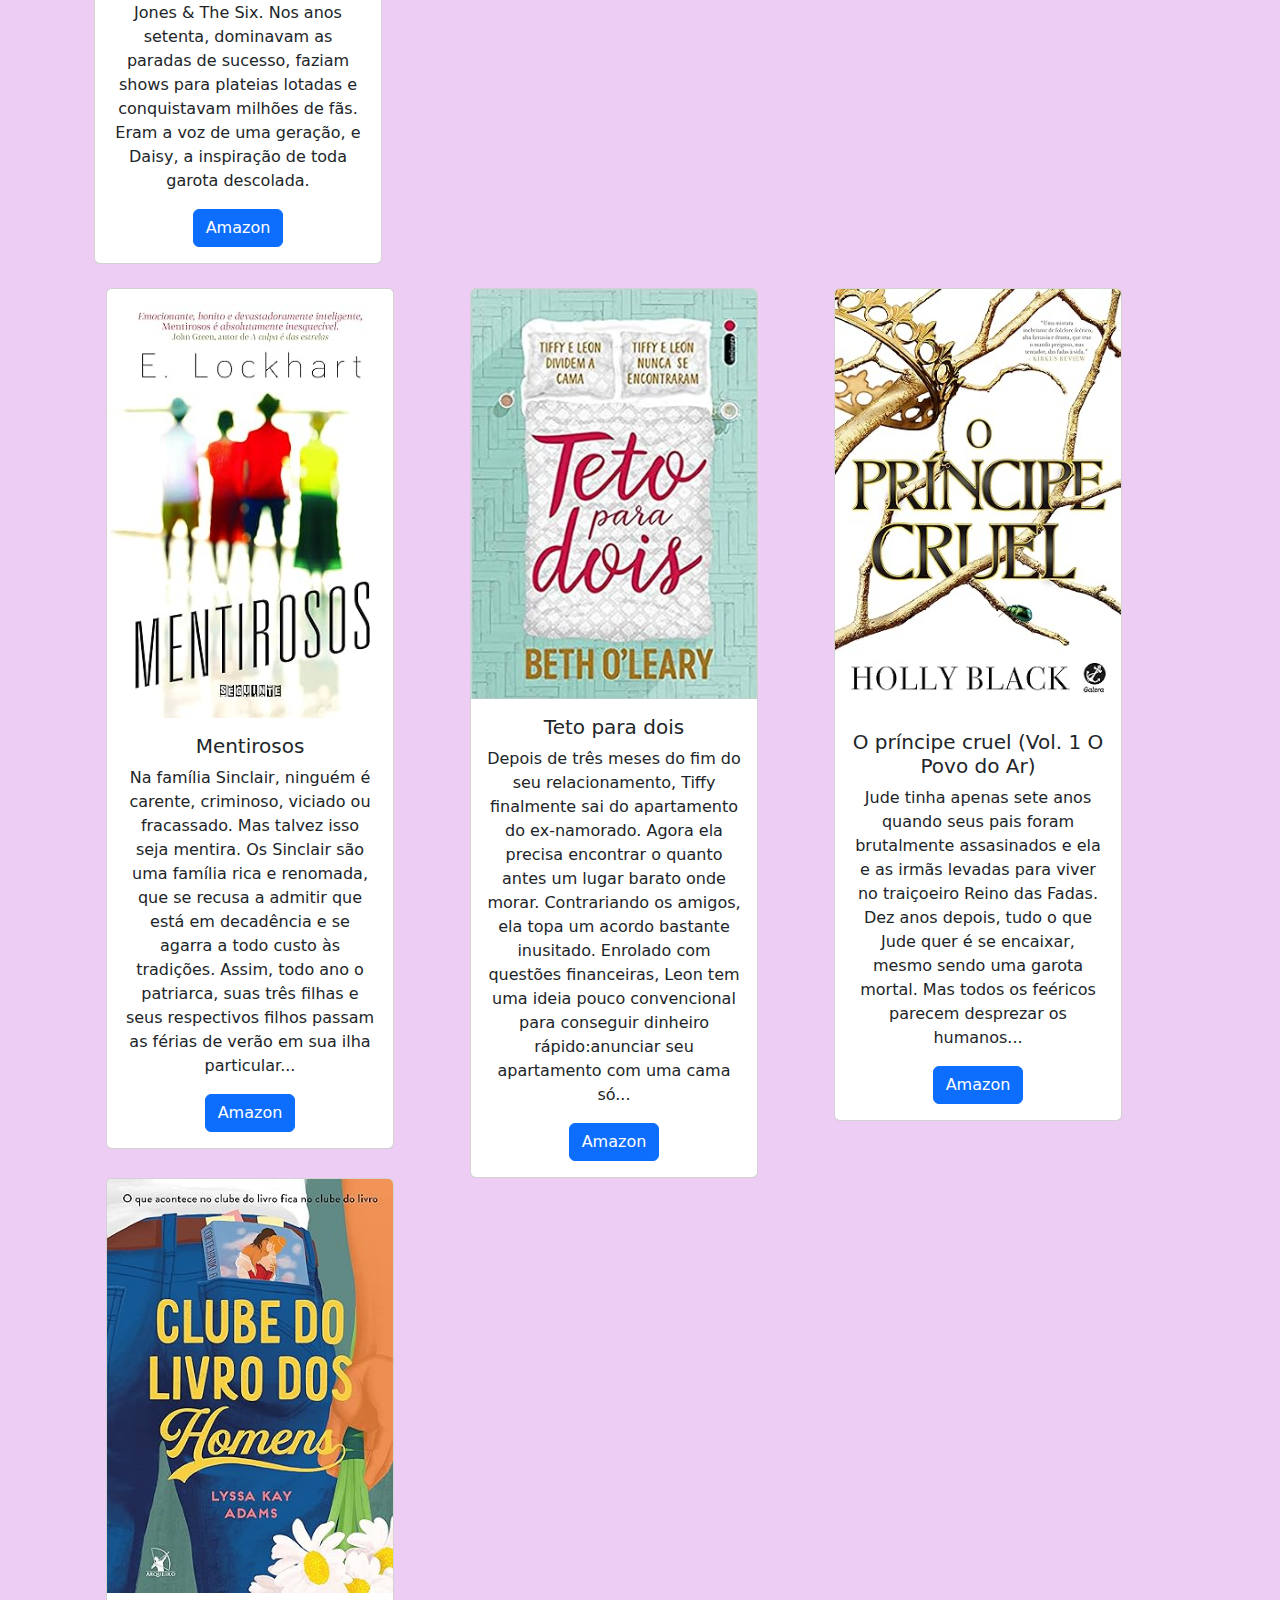
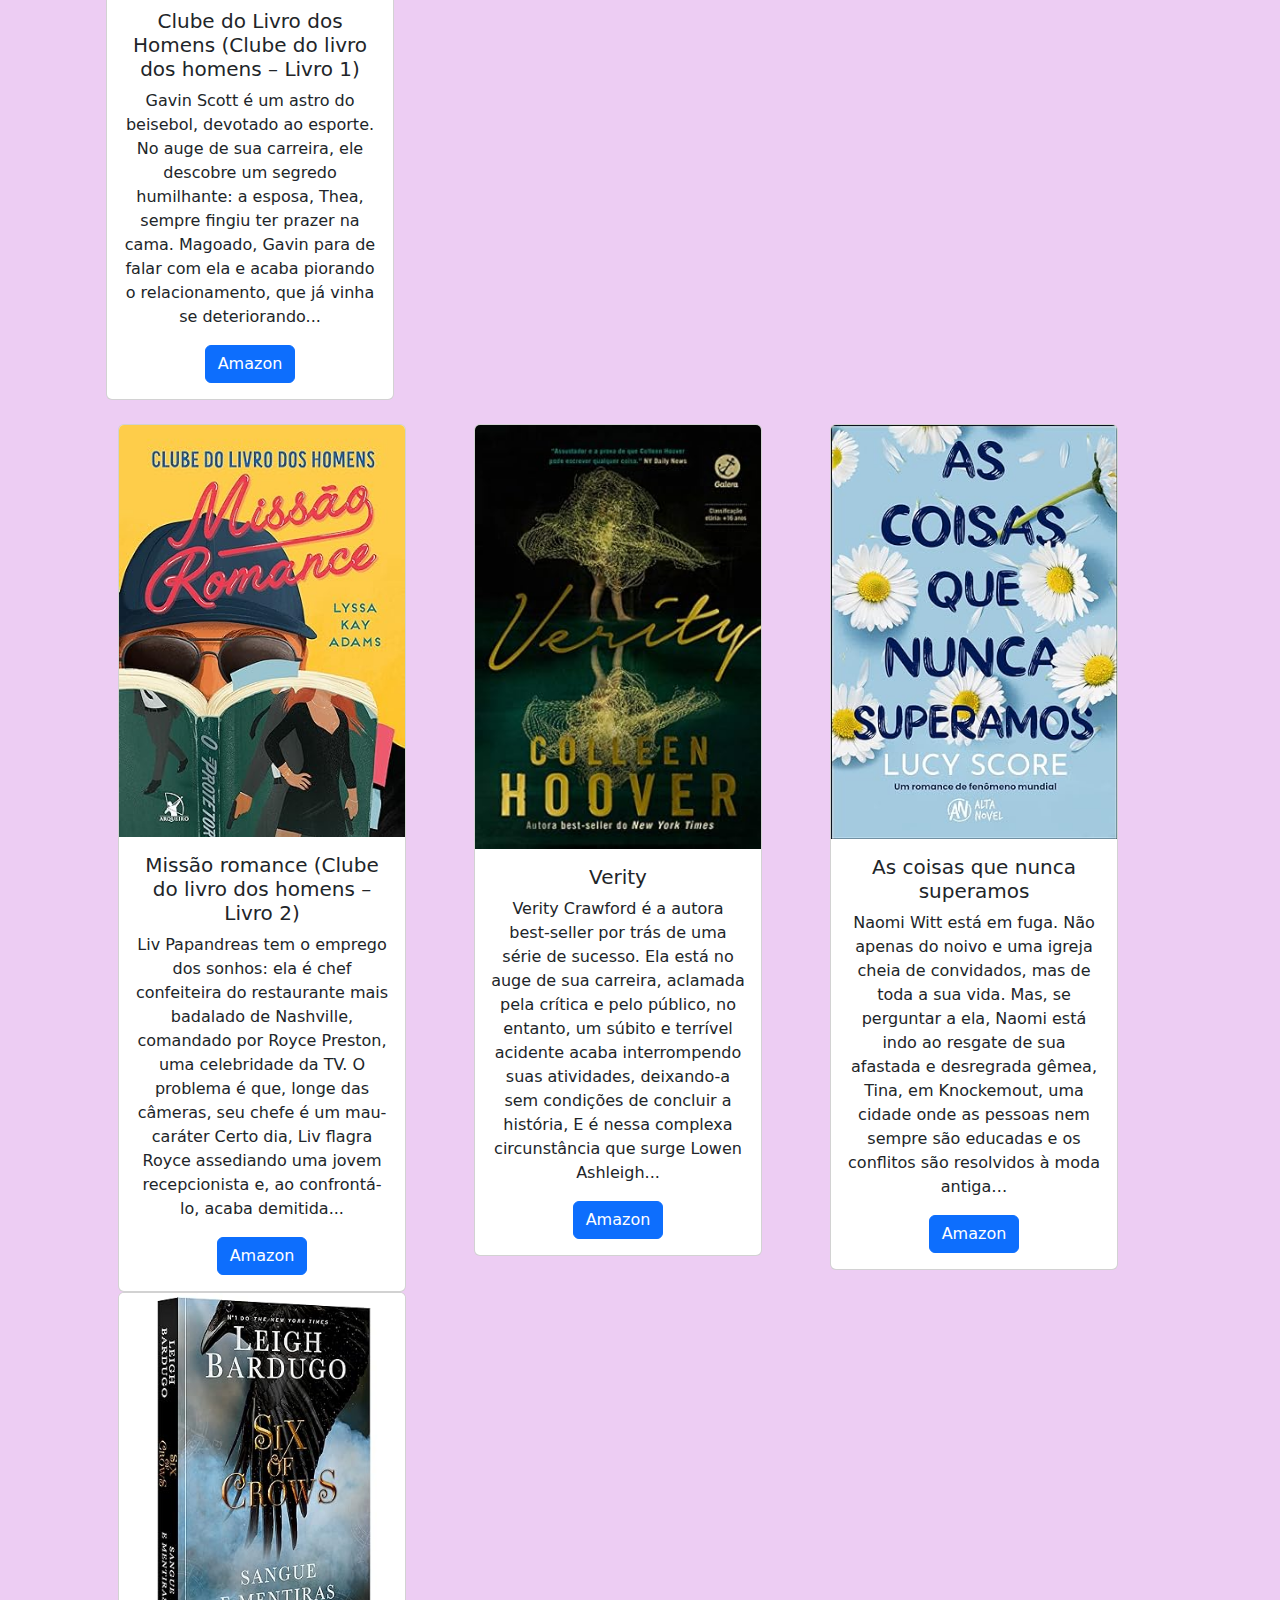
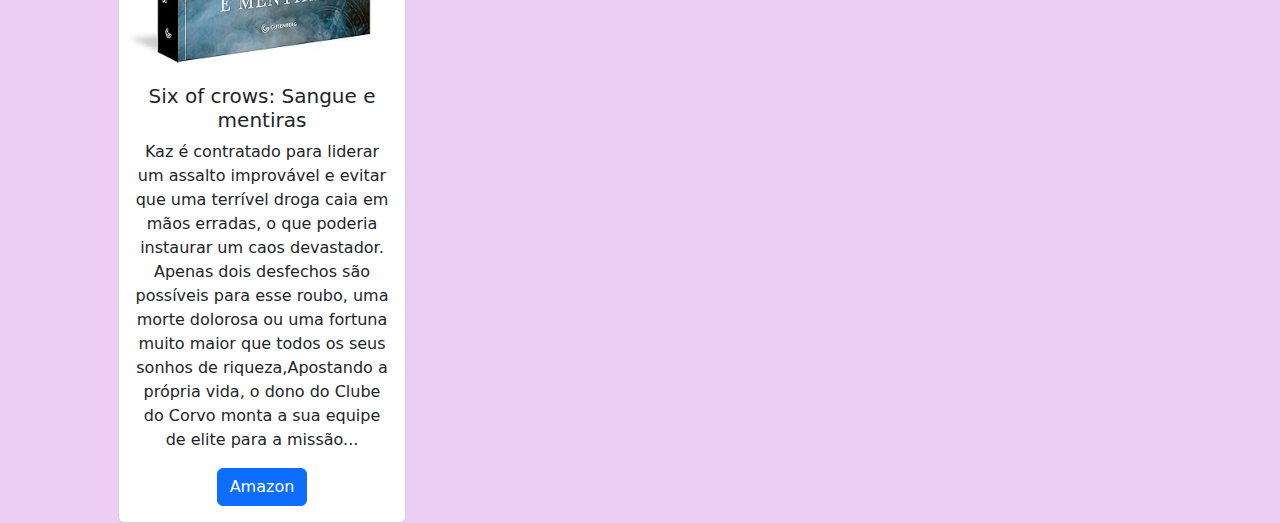
<file: recomendacao.html>
<!DOCTYPE html>
<html lang="en">
<head>
    <meta charset="UTF-8">
    <meta http-equiv="X-UA-Compatible" content="IE=edge">
    <meta name="viewport" content="width=device-width, initial-scale=1.0">
    <link rel="stylesheet" href="./bootstrap-5.3.2-dist/css/bootstrap.min.css">
    <link rel="stylesheet" href="./index.css">
    <title>Document</title>
</head>
<body>
    <nav class="navbar navbar-expand-lg bg-body-tertiary">
        <div class="container-fluid">
          <a class="navbar-brand" href="#">Virtual Library</a>
          <button class="navbar-toggler" type="button" data-bs-toggle="collapse" data-bs-target="#navbarNavAltMarkup" aria-controls="navbarNavAltMarkup" aria-expanded="false" aria-label="Toggle navigation">
            <span class="navbar-toggler-icon"></span>
          </button>
          <div class="collapse navbar-collapse" id="navbarNavAltMarkup">
            <div class="navbar-nav">
              <a class="nav-link active" aria-current="page" href="index.html">Home</a>
              <a class="nav-link active" aria-current="page" href="favoritos.html">Favoritos</a>
              <a class="nav-link active" aria-current="page" href="cadastro.html">Cadastro</a>
              <a class="nav-link active" aria-current="page" href="./recomendacao.html">Recomendação de Livros</a>
              <a class="nav-link active" aria-current="page" href="./autores.html">Autores Famosos</a>
            </div>
          </div>
        </div>
      </nav>
      <div style="background-color: rgb(237, 205, 243);">
      <div>
      </div>
        <br>
        <div class="container text-center">
          <div class="row">
            <div class="col-4"></div>
            <div class="col-4"><h1 class="text-center">Recomendação de Livros</h1></div>
            <br>
            <div class="col-4"></div>
          </div>
        </div>
        <br>
        <br>
        <div class="container text-center">
            <div class="row">
              <div class="col"><div class="card" style="width: 19rem;">
                <img src="./img/91r5G8RxqfL._SY466_.jpg" class="card-img-top" alt="...">
                <div class="card-body">
                  <h5 class="card-title">É Assim que Acaba: 1</h5>
                  <p class="card-text"> <p>Em É assim que acaba, Colleen Hoover nos apresenta Lily, uma jovem que se mudou de uma cidadezinha do Maine para Boston, se formou em marketing e abriu a própria floricultura ...</p>
                  <a href="https://www.amazon.com.br/Assim-que-Acaba-Colleen-Hoover/dp/8501112518" class="btn btn-primary stretched-link">Amazon</a>
                </div>
              </div></div>
              <div class="col"><div class="card" style="width: 19rem;">
                <img src="./img/81Izv2GRWoL._SY466_.jpg" class="card-img-top" alt="...">
                <div class="card-body">
                  <h5 class="card-title">É assim que começa (Vol. 2 É assim que acaba)</h5>
                  <p class="card-text">Lily Bloom continua administrando uma floricultura. Seu ex-marido abusivo, Ryle Kincaid, ainda é um cirurgião. Mas agora os dois estão oficialmente divorciados e dividem a guarda da filha, Emerson ...</p>
                  <a href="https://www.amazon.com.br/assim-que-come%C3%A7a-Vol-acaba/dp/6559811395/ref=pd_bxgy_img_sccl_1/142-3448329-3976309?pd_rd_w=UwJHN&content-id=amzn1.sym.758f3509-df88-4265-806c-565a738dc05d&pf_rd_p=758f3509-df88-4265-806c-565a738dc05d&pf_rd_r=BB7KWKXGQN77DV9DF6HX&pd_rd_wg=xP2Ix&pd_rd_r=ccabf10e-55ff-4745-bb19-99c67cc39511&pd_rd_i=6559811395&psc=1" class="btn btn-primary stretched-link">Amazon</a>
                </div>
              </div></div>
              <div class="col"><div class="card" style="width: 19rem;">
                <img src="./img/91yEPgRcELL._SY466_.jpg" class="card-img-top" alt="...">
                <div class="card-body">
                  <h5 class="card-title">Os sete maridos de Evelyn Hugo</h5>
                  <p class="card-text">Lendária estrela de Hollywood,Evelyn Hugo sempre esteve sob os holofotes,seja estrelando uma produção vencedora do Oscar,protagonizando algum escândalo ou aparecendo com um novo marido…pela sétima vez...</p>
                  <a href="https://www.amazon.com.br/Os-sete-maridos-Evelyn-Hugo/dp/8584391509" class="btn btn-primary stretched-link">Amazon</a>
                </div>
              </div></div>
              <div class="col"><div class="card" style="width: 18rem;">
                <img src="./img/81iqH8dpjuL._SY466_.jpg" class="card-img-top" alt="...">
                <div class="card-body">
                  <h5 class="card-title">A Biblioteca da Meia-Noite</h5>
                  <p class="card-text">Aos 35 anos,Nora Seed é uma mulher cheia de talentos e poucas conquistas.Arrependida das escolhas que fez no passado,ela vive se perguntando o que poderia ter acontecido caso tivesse vivido de maneira diferente.Nora vê pouco sentido em sua existência e decide...</p>
                  <a href="https://www.amazon.com.br/Biblioteca-Meia-Noite-Matt-Haig/dp/6558380544/ref=pd_bxgy_sccl_1/142-3448329-3976309?pd_rd_w=ZmjCr&content-id=amzn1.sym.758f35" class="btn btn-primary stretched-link">Amazon</a>
                </div>
              </div></div>
            </div>
            <br>
            <div class="container text-center">
                <div class="row">
                  <div class="col"><div class="card" style="width: 18rem;">
                    <img src="./img/71SYepTUsDL._SY466_.jpg" class="card-img-top" alt="...">
                    <div class="card-body">
                      <h5 class="card-title">Vermelho, branco e sangue azul</h5>
                      <p class="card-text">Quando sua mãe foi eleita presidenta dos Estados Unidos,Alex Claremont-Diaz se tornou o novo queridinho da mídia norte-americana.Bonito, carismático e com personalidade forte,Alex tem tudo para seguir os passos de seus pais e conquistar uma carreira na política,como tanto deseja...</p>
                      <a href="https://www.amazon.com.br/Vermelho-branco-sangue-Casey-McQuiston/dp/8555340942" class="btn btn-primary stretched-link">Amazon</a>
                    </div>
                  </div></div>
                  <div class="col"><div class="card" style="width: 18rem;">
                    <img src="./img/71XnifrVw3L._SY466_.jpg" class="card-img-top" alt="...">
                    <div class="card-body">
                      <h5 class="card-title">A rainha vermelha</h5>
                      <p class="card-text">O mundo de Mare Barrow é dividido pelo sangue: vermelho ou prateado. Mare e sua família são vermelhos: plebeus, humildes, destinados a servir uma elite prateada cujos poderes sobrenaturais os tornam quase deuses. Mare rouba o que pode para ajudar sua família a sobreviver...</p>
                      <a href="https://www.amazon.com.br/rainha-vermelha-Victoria-Aveyard/dp/8565765695" class="btn btn-primary stretched-link">Amazon</a>
                    </div>
                  </div></div>
                  <div class="col"><div class="card" style="width: 18rem;">
                    <img src="./img/81LTEfXYgcL._SY466_.jpg" class="card-img-top" alt="...">
                    <div class="card-body">
                      <h5 class="card-title">A hipótese do amor</h5>
                      <p class="card-text">Olive Smith, aluna do doutorado em Biologia da Universidade Stanford, acredita na ciência,não em algo incontrolável como o amor.
                        Depois de sair algumas vezes com Jeremy, ela percebe que sua melhor amiga gosta dele e decide juntá-los. Para mostrar que está feliz com essa escolha,Olive precisa ser convincente...</p>
                      <a href="./img/81LTEfXYgcL._SY466_.jpg" class="btn btn-primary stretched-link">Amazon</a>
                    </div>
                  </div></div>
                  <div class="col"><div class="card" style="width: 18rem;">
                    <img src="./img/91KL76cFphL._SY466_.jpg" class="card-img-top" alt="...">
                    <div class="card-body">
                      <h5 class="card-title">Daisy Jones and The Six: Uma história de amor e música</h5>
                      <p class="card-text">Todo mundo conhece Daisy Jones & The Six. Nos anos setenta, dominavam as paradas de sucesso, faziam shows para plateias lotadas e conquistavam milhões de fãs. Eram a voz de uma geração, e Daisy, a inspiração de toda garota descolada.</p>
                      <a href="https://www.amazon.com.br/Daisy-Jones-Six-hist%C3%B3ria-m%C3%BAsica/dp/8584391401" class="btn btn-primary stretched-link">Amazon</a>
                    </div>
                  </div></div>
                </div>
                <br>
                <div class="container text-center">
                  <div class="row">
                    <div class="col"><div class="card" style="width: 18rem;">
                      <img src="./img/71bJYZfcrKL._SY466_.jpg" class="card-img-top" alt="...">
                      <div class="card-body">
                        <h5 class="card-title">Mentirosos</h5>
                        <p class="card-text">Na família Sinclair, ninguém é carente, criminoso, viciado ou fracassado. Mas talvez isso seja mentira.
                          Os Sinclair são uma família rica e renomada, que se recusa a admitir que está em decadência e se agarra a todo custo às tradições. Assim, todo ano o patriarca, suas três filhas e seus respectivos filhos passam as férias de verão em sua ilha particular...</p>
                        <a href="https://www.amazon.com.br/Mentirosos-Lockhart/dp/8565765482" class="btn btn-primary stretched-link">Amazon</a>
                      </div>
                    </div></div>
                    <div class="col"><div class="card" style="width: 18rem;">
                      <img src="./img/61Q8bQdhklL._SY466_.jpg" class="card-img-top" alt="...">
                      <div class="card-body">
                        <h5 class="card-title">Teto para dois</h5>
                        <p class="card-text">Depois de três meses do fim do seu relacionamento, Tiffy finalmente sai do apartamento do ex-namorado. Agora ela precisa encontrar o quanto antes um lugar barato onde morar. Contrariando os amigos, ela topa um acordo bastante inusitado.
                          Enrolado com questões financeiras, Leon tem uma ideia pouco convencional para conseguir dinheiro rápido:anunciar seu apartamento com uma cama só...</p>
                        <a href="https://www.amazon.com.br/Teto-Para-Dois-Beth-Oleary/dp/8551005413" class="btn btn-primary stretched-link">Amazon</a>
                      </div>
                    </div></div>
                    <div class="col"><div class="card" style="width: 18rem;">
                      <img src="./img/81FH6q0EqYS._SY466_.jpg" class="card-img-top" alt="...">
                      <div class="card-body">
                        <h5 class="card-title">O príncipe cruel (Vol. 1 O Povo do Ar) </h5>
                        <p class="card-text">Jude tinha apenas sete anos quando seus pais foram brutalmente assasinados e ela e as irmãs levadas para viver no traiçoeiro Reino das Fadas. Dez anos depois, tudo o que Jude quer é se encaixar, mesmo sendo uma garota mortal. Mas todos os feéricos parecem desprezar os humanos...</p>
                        <a href="https://www.amazon.com.br/pr%C3%ADncipe-cruel-Vol-Povo-Ar/dp/850111555X" class="btn btn-primary stretched-link">Amazon</a>
                      </div>
                    </div></div>
                    <div class="col"><div class="card" style="width: 18rem;">
                      <img src="./img/81lDHYGLf4L._SY466_.jpg" class="card-img-top" alt="...">
                      <div class="card-body">
                        <h5 class="card-title">Clube do Livro dos Homens (Clube do livro dos homens – Livro 1)</h5>
                        <p class="card-text">Gavin Scott é um astro do beisebol, devotado ao esporte. No auge de sua carreira, ele descobre um segredo humilhante: a esposa, Thea, sempre fingiu ter prazer na cama. Magoado, Gavin para de falar com ela e acaba piorando o relacionamento, que já vinha se deteriorando...</p>
                        <a href="https://www.amazon.com.br/Clube-do-Livro-dos-Homens/dp/6555650656" class="btn btn-primary stretched-link">Amazon</a>
                      </div>
                    </div></div>
                  </div>
                  <br>
                  <div class="container text-center">
                    <div class="row">
                      <div class="col"><div class="card" style="width: 18rem;">
                        <img src="./img/81af5bJr-HL._SY466_.jpg" class="card-img-top" alt="...">
                        <div class="card-body">
                          <h5 class="card-title">Missão romance (Clube do livro dos homens – Livro 2)</h5>
                          <p class="card-text">Liv Papandreas tem o emprego dos sonhos: ela é chef confeiteira do restaurante mais badalado de Nashville, comandado por Royce Preston, uma celebridade da TV. O problema é que, longe das câmeras, seu chefe é um mau-caráter
                            Certo dia, Liv flagra Royce assediando uma jovem recepcionista e, ao confrontá-lo, acaba demitida...</p>
                          <a href="https://www.amazon.com.br/Miss%C3%A3o-romance-Clube-livro-homens/dp/6555652454/ref=pd_lpo_sccl_1/140-9136067-3183323?pd_rd_w=JWMTN&content-id=amzn1.sym.036a9a17-ef5c-4c87-bb2c-81a28b5a8e68&pf_rd_p=036a9a17-ef5c-4c87-bb2c-81a28b5a8e68&pf_rd_r=YDEPPQNBD5MD3D7YCK8M&pd_rd_wg=BMX6U&pd_rd_r=e3c7189f-82c8-4779-9f66-9b944e4407e3&pd_rd_i=6555652454&psc=1" class="btn btn-primary stretched-link">Amazon</a>
                        </div>
                      </div></div>
                      <div class="col"><div class="card" style="width: 18rem;">
                        <img src="./img/51ABRx3d7GL._SY445_SX342_.jpg" class="card-img-top" alt="...">
                        <div class="card-body">
                          <h5 class="card-title">Verity</h5>
                          <p class="card-text">Verity Crawford é a autora best-seller por trás de uma série de sucesso. Ela está no auge de sua carreira, aclamada pela crítica e pelo público, no entanto, um súbito e terrível acidente acaba interrompendo suas atividades, deixando-a sem condições de concluir a história, E é nessa complexa circunstância que surge Lowen Ashleigh...</p>
                          <a href="https://www.amazon.com.br/Verity-Colleen-Hoover/dp/8501117846" class="btn btn-primary stretched-link">Amazon</a>
                        </div>
                      </div></div>
                      <div class="col"><div class="card" style="width: 18rem;">
                        <img src="./img/71P+E5nEliL._SY466_.jpg" class="card-img-top" alt="...">
                        <div class="card-body">
                          <h5 class="card-title">As coisas que nunca superamos</h5>
                          <p class="card-text">Naomi Witt está em fuga. Não apenas do noivo e uma igreja cheia de convidados, mas de toda a sua vida. Mas, se perguntar a ela, Naomi está indo ao resgate de sua afastada e desregrada gêmea, Tina, em Knockemout, uma cidade onde as pessoas nem sempre são educadas e os conflitos são resolvidos à moda antiga…</p>
                          <a href="https://www.amazon.com.br/coisas-nunca-superamos-Sucesso-TikTok/dp/8550819255" class="btn btn-primary stretched-link">Amazon</a>
                        </div>
                      </div></div>
                      <div class="col"><div class="card" style="width: 18rem;">
                        <img src="./img/81fh7+JTXnL._SY466_.jpg" class="card-img-top" alt="...">
                        <div class="card-body">
                          <h5 class="card-title">Six of crows: Sangue e mentiras</h5>
                          <p class="card-text">Kaz é contratado para liderar um assalto improvável e evitar que uma terrível droga caia em mãos erradas, o que poderia instaurar um caos devastador. Apenas dois desfechos são possíveis para esse roubo, uma morte dolorosa ou uma fortuna muito maior que todos os seus sonhos de riqueza,Apostando a própria vida, o dono do Clube do Corvo monta a sua equipe de elite para a missão...</p>
                          <a href="https://www.amazon.com.br/Six-crows-mentiras-Leigh-Bardugo/dp/8582353820" class="btn btn-primary stretched-link">Amazon</a>
                        </div>
                      </div></div>
                    </div>
                  </div>
</body>
</html
</file>
<file: index.css>
table,tr,td{
    border: 1px solid black;
    border-collapse: collapse;
}
#img_carousel {
    height: 350px; 
    width: 350px;  
}
.med {
    height: 40%;
    width: 40%;
}
body {
    background-color:  rgb(237, 205, 243);
}
</file>
